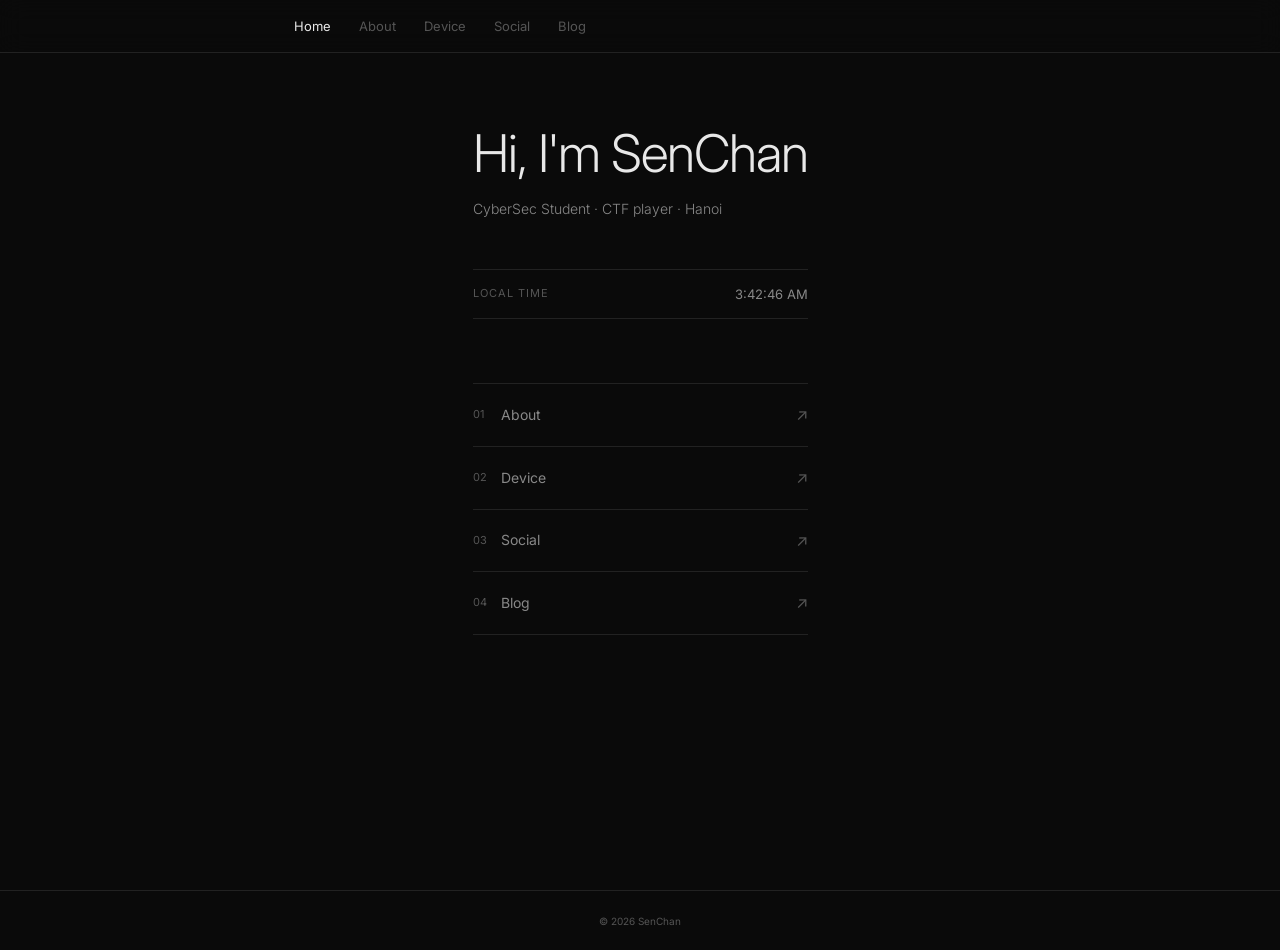
<file: index.html>
<!doctype html>
  <html lang="en">
  <head>
    <meta charset="utf-8">
    <meta name="viewport" content="width=device-width,initial-scale=1">
    <title>SenChan</title>
    <link rel="stylesheet" href="styles/main.css">
    <link rel="stylesheet" href="styles/index.css">
  </head>
  <body>
    <header class="site-header">
      <nav>
        <a href="index.html" aria-current="page">Home</a>
        <a href="about.html">About</a>
        <a href="device.html">Device</a>
        <a href="social-media.html">Social</a>
        <a href="blog.html">Blog</a>
      </nav>
    </header>

    <main class="hero">
      <h1 class="hero-name">Hi, I'm SenChan</h1>
      <p class="hero-sub">CyberSec Student · CTF player · Hanoi</p>

      <div class="clock-wrap">
        <span class="clock-label">Local time</span>
        <span id="clock">--:--:--</span>
      </div>

      <nav class="quick-links">
        <a href="about.html" class="quick-link"><span class="ql-num">01</span>About<span class="ql-arrow">↗</span></a>
        <a href="device.html" class="quick-link"><span class="ql-num">02</span>Device<span class="ql-arrow">↗</span></a>
        <a href="social-media.html" class="quick-link"><span class="ql-num">03</span>Social<span class="ql-arrow">↗</span></a>
        <a href="blog.html" class="quick-link"><span class="ql-num">04</span>Blog<span class="ql-arrow">↗</span></a>
      </nav>
      <iframe data-testid="embed-iframe" style="border-radius:12px" 
      src="https://open.spotify.com/embed/album/5ER34Rd6OkCwXBD7SOMB97?utm_source=generator&theme=0&si=5e39b79fce5a4d52" 
      width="100%" height="152" frameBorder="0" allowfullscreen="" 
      allow="autoplay; clipboard-write; encrypted-media; 
      fullscreen; picture-in-picture" loading="lazy"></iframe>
    </main>

    <footer class="site-footer">
      <small>&copy; <span id="year"></span> SenChan</small>
    </footer>
    <script>
      document.getElementById('year').textContent = new Date().getFullYear();
      function tick(){ document.getElementById('clock').textContent = new Date().toLocaleTimeString(); }
      tick(); setInterval(tick, 1000);
    </script>
  </body>
  </html>
</file>
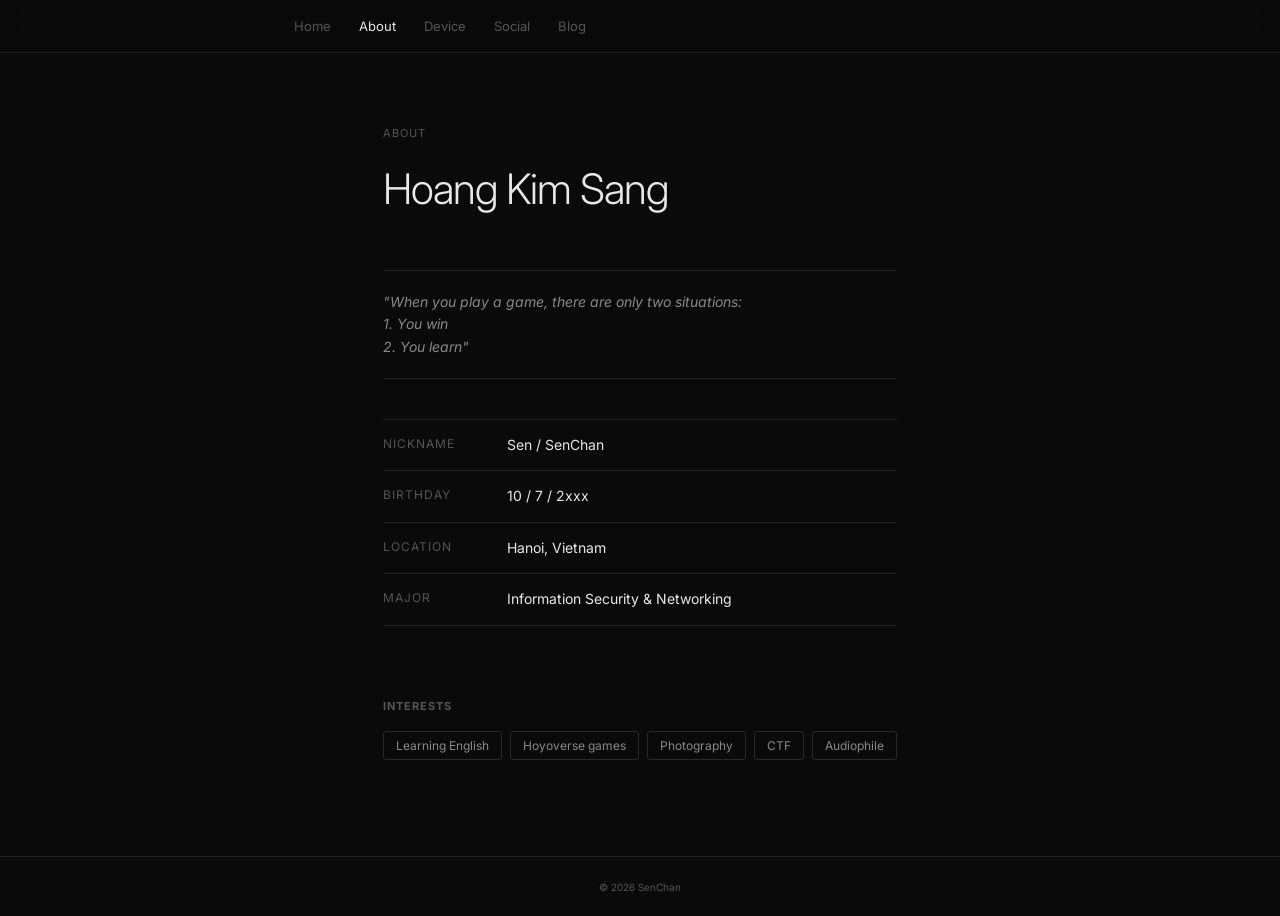
<file: about.html>
<!doctype html>
<html lang="en">
<head>
  <meta charset="utf-8">
  <meta name="viewport" content="width=device-width,initial-scale=1">
  <title>About — SenChan</title>
  <link rel="stylesheet" href="styles/main.css">
  <link rel="stylesheet" href="styles/about.css">
</head>
<body>
  <header class="site-header">
    <nav>
      <a href="index.html">Home</a>
      <a href="about.html" aria-current="page">About</a>
      <a href="device.html">Device</a>
      <a href="social-media.html">Social</a>
      <a href="blog.html">Blog</a>
    </nav>
  </header>
  <main class="hero">
    <p class="page-label">About</p>
    <h1 class="page-title">Hoang Kim Sang</h1>
    <div class="quote-card">"When you play a game, there are only two situations:<br>
            1. You win<br>
            2. You learn"</div>
    <div class="info-grid">
      <div class="info-row"><span class="info-key">Nickname</span><span class="info-val">Sen / SenChan</span></div>
      <div class="info-row"><span class="info-key">Birthday</span><span class="info-val">10 / 7 / 2xxx</span></div>
      <div class="info-row"><span class="info-key">Location</span><span class="info-val">Hanoi, Vietnam</span></div>
      <div class="info-row"><span class="info-key">Major</span><span class="info-val">Information Security & Networking</span></div>
    </div>
    <div class="hobby-card">
      <h3>Interests</h3>
      <div class="hobby-tags">
        <span class="tag">Learning English</span>
        <span class="tag">Hoyoverse games</span>
        <span class="tag">Photography</span>
        <span class="tag">CTF</span>
        <span class="tag">Audiophile</span>
      </div>
    </div>
  </main>
  <footer class="site-footer"><small>&copy; <span id="year"></span> SenChan</small></footer>
  <script>document.getElementById('year').textContent = new Date().getFullYear();</script>
</body>
</html>
</file>
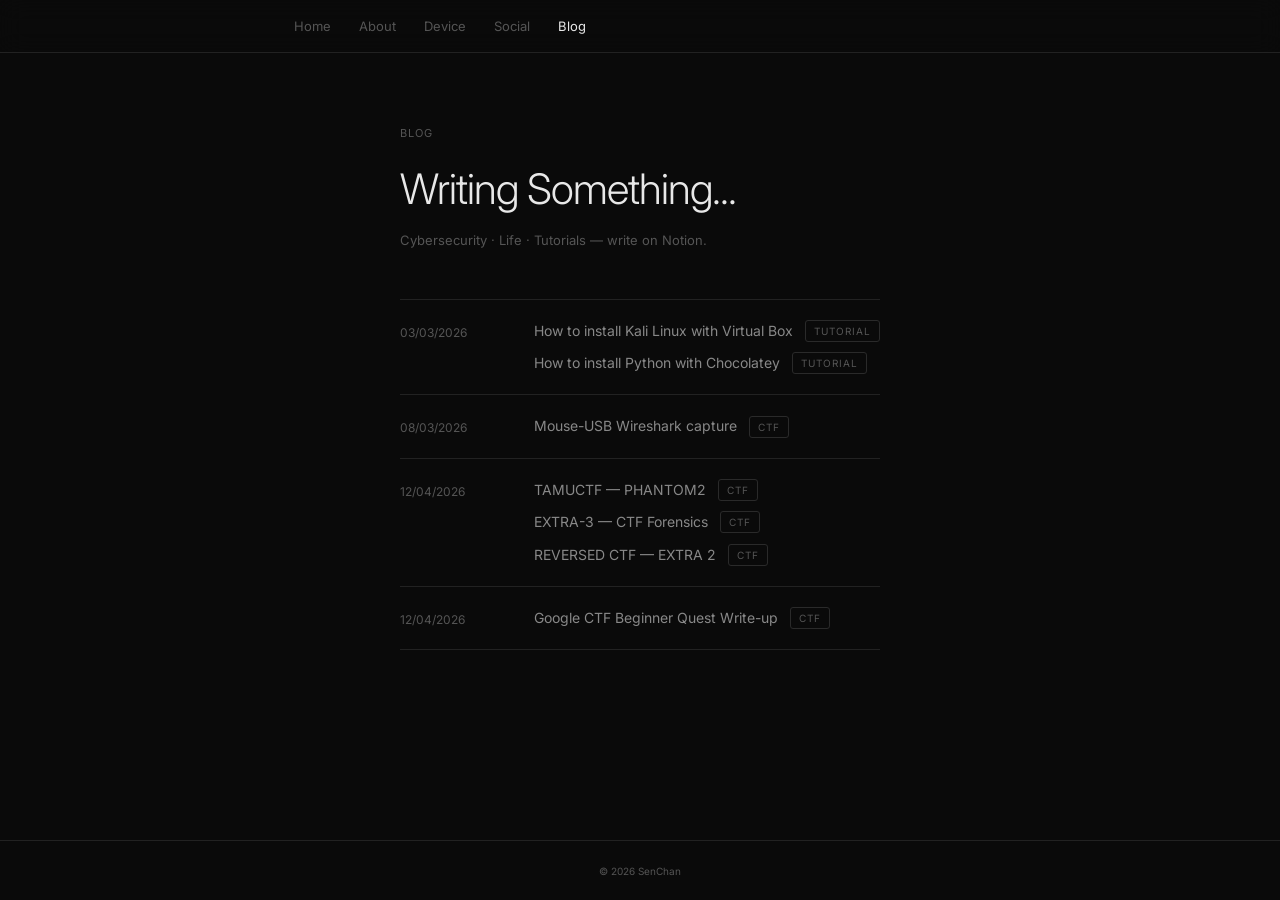
<file: blog.html>
<!doctype html>
<html lang="en">
<head>
  <meta charset="utf-8">
  <meta name="viewport" content="width=device-width,initial-scale=1">
  <title>Blog — SenChan</title>
  <link rel="stylesheet" href="styles/main.css">
  <link rel="stylesheet" href="styles/blog.css">
</head>
<body>
  <header class="site-header">
    <nav>
      <a href="index.html">Home</a>
      <a href="about.html">About</a>
      <a href="device.html">Device</a>
      <a href="social-media.html">Social</a>
      <a href="blog.html" aria-current="page">Blog</a>
    </nav>
  </header>
  <main class="hero">
    <p class="page-label">Blog</p>
    <h1 class="page-title">Writing Something...</h1>
    <p class="page-sub">Cybersecurity · Life · Tutorials — write on Notion.</p>
    <div class="post-list">
      <!-- post -->
      <div class="post-group">
        <div class="post-date">03/03/2026</div>
        <ul class="post-entries">
          <li><a href="https://www.notion.so/How-to-install-Kali-linux-with-Virtual-Box-31a09cdeddd98012bb9fcacb204a8226" target="_blank" rel="noopener">How to install Kali Linux with Virtual Box <span class="post-tag">tutorial</span></a></li>
          <li><a href="https://www.notion.so/How-to-install-Python-with-VSC-visual-studio-code-with-chocolatey-31a09cdeddd980a198cbfbb6c80d2ee8" target="_blank" rel="noopener">How to install Python with Chocolatey <span class="post-tag">tutorial</span></a></li>
        </ul>
      </div>
      <!-- post -->
      <div class="post-group">
        <div class="post-date">08/03/2026</div>
        <ul class="post-entries">
          <li><a href="https://www.notion.so/Mouse-USB-Wireshark-CTF-31c09cdeddd9808c9e43dc0f5703217d" target="_blank" rel="noopener">Mouse-USB Wireshark capture <span class="post-tag">ctf</span></a></li>
        </ul>
      </div>
      <!-- post -->
      <div class="post-group">
        <div class="post-date">12/04/2026</div>
        <ul class="post-entries">
          <li><a href="https://www.notion.so/TAMUCTF-PHANTOM2-32c09cdeddd98085b4e8d77774b167fd" target="_blank" rel="noopener">TAMUCTF — PHANTOM2 <span class="post-tag">ctf</span></a></li>
          <li><a href="https://www.notion.so/EXTRA-3-CTF-FORENSICS-32709cdeddd9805e8b57f7e66fed1b76" target="_blank" rel="noopener">EXTRA-3 — CTF Forensics <span class="post-tag">ctf</span></a></li>
          <li><a href="https://www.notion.so/REVERSED-CTF-EXTRA-2-31d09cdeddd9804f8d45db79062c9d25" target="_blank" rel="noopener">REVERSED CTF — EXTRA 2 <span class="post-tag">ctf</span></a></li>
        </ul>
      </div>
    </div>
    <!-- post -->
    <div class="post-group">
        <div class="post-date">12/04/2026</div>
        <ul class="post-entries">
            <li><a href="https://app.notion.com/p/GOOGLE-CTF-BEGINNER-QUEST-WRITE-UP-38609cdeddd980499d46dce5c7163c4f" target="_blank" rel="noopener">Google CTF Beginner Quest Write-up <span class="post-tag">ctf</span></a></li>
        </ul>
      </div>
    </div>
    <!-- end -->
    <div>
  </main>
  <footer class="site-footer"><small>&copy; <span id="year"></span> SenChan</small></footer>
  <script>document.getElementById('year').textContent = new Date().getFullYear();</script>
</body>
</html>
</file>
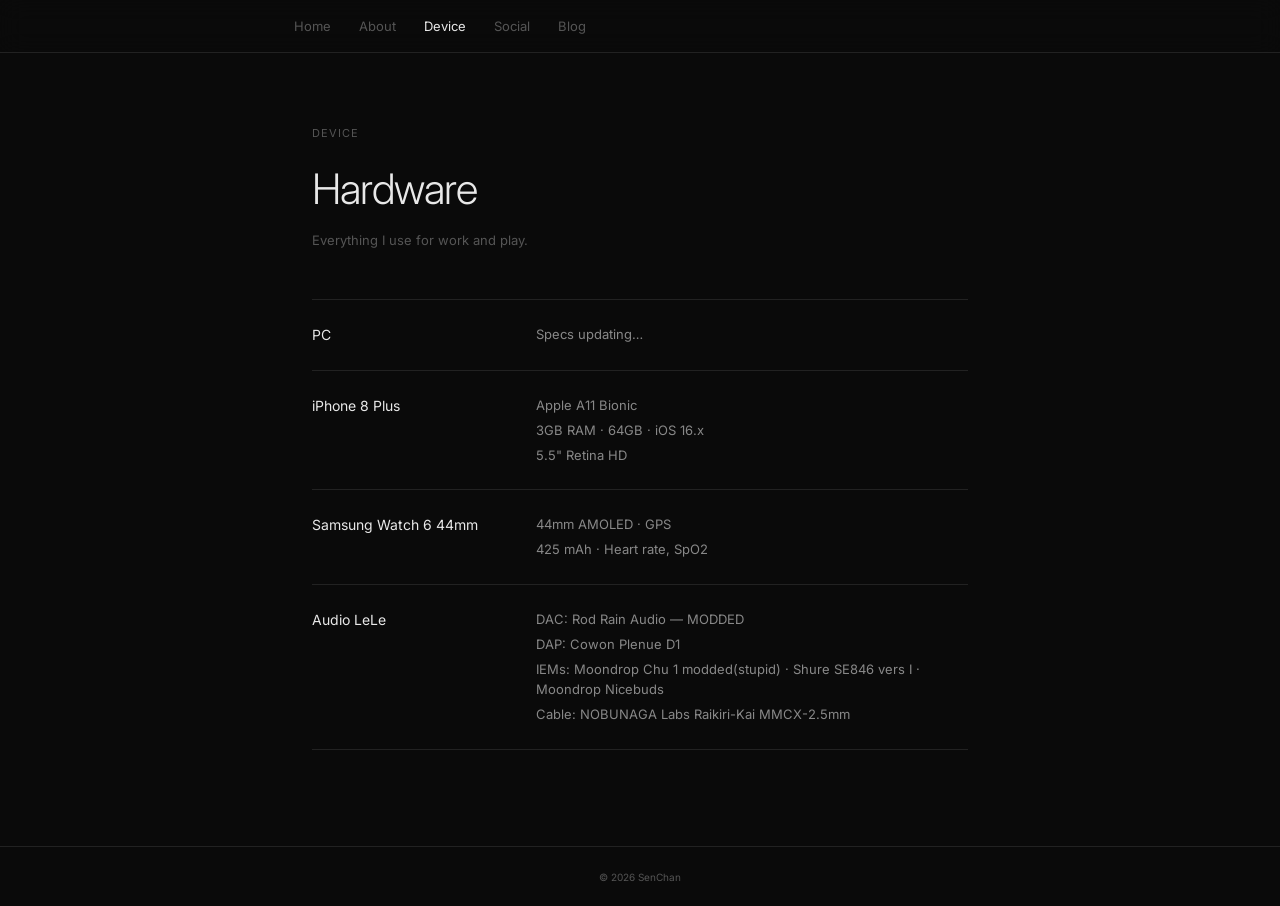
<file: device.html>
<!doctype html>
<html lang="en">
<head>
  <meta charset="utf-8">
  <meta name="viewport" content="width=device-width,initial-scale=1">
  <title>Device — SenChan</title>
  <link rel="stylesheet" href="styles/main.css">
  <link rel="stylesheet" href="styles/device.css">
</head>
<body>
  <header class="site-header">
    <nav>
      <a href="index.html">Home</a>
      <a href="about.html">About</a>
      <a href="device.html" aria-current="page">Device</a>
      <a href="social-media.html">Social</a>
      <a href="blog.html">Blog</a>
    </nav>
  </header>
  <main class="hero">
    <p class="page-label">Device</p>
    <h1 class="page-title">Hardware</h1>
    <p class="page-sub">Everything I use for work and play.</p>
    <div class="device-list">
      <!-- card -->
      <div class="device-card">
        <div class="device-name">PC</div>
        <ul class="device-specs"><li>Specs updating…</li></ul>
      </div>
      <!-- card -->
      <div class="device-card">
        <div class="device-name">iPhone 8 Plus</div>
        <ul class="device-specs">
          <li>Apple A11 Bionic</li>
          <li>3GB RAM · 64GB · iOS 16.x</li>
          <li>5.5" Retina HD</li>
        </ul>
      </div>
      <!-- card -->
      <div class="device-card">
        <div class="device-name">Samsung Watch 6 44mm</div>
        <ul class="device-specs">
          <li>44mm AMOLED · GPS</li>
          <li>425 mAh · Heart rate, SpO2</li>
        </ul>
      </div>
      <!-- card -->
      <div class="device-card">
        <div class="device-name">Audio LeLe</div>
        <ul class="device-specs">
          <li>DAC: Rod Rain Audio — MODDED</li>
          <li>DAP: Cowon Plenue D1</li>
          <li>IEMs: Moondrop Chu 1 modded(stupid) · Shure SE846 vers I · Moondrop Nicebuds </li>
          <li>Cable: NOBUNAGA Labs Raikiri-Kai MMCX-2.5mm</li>
        </ul>
      </div>
    </div>
  </main>
  <footer class="site-footer"><small>&copy; <span id="year"></span> SenChan</small></footer>
  <script>document.getElementById('year').textContent = new Date().getFullYear();</script>
</body>
</html>
</file>
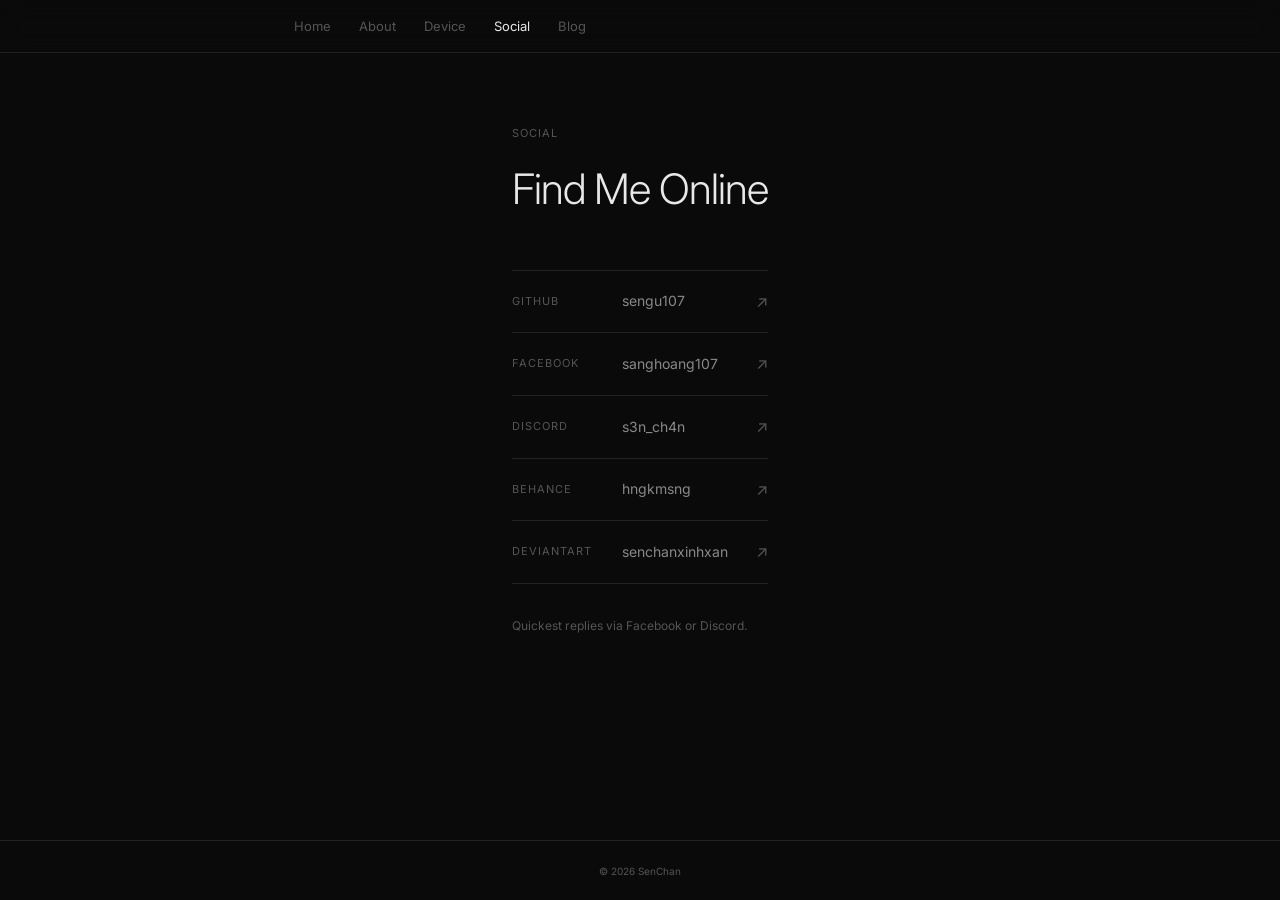
<file: social-media.html>
<!doctype html>
<html lang="en">
<head>
  <meta charset="utf-8">
  <meta name="viewport" content="width=device-width,initial-scale=1">
  <title>Social — SenChan</title>
  <link rel="stylesheet" href="styles/main.css">
  <link rel="stylesheet" href="styles/social-media.css">
</head>
<body>
  <header class="site-header">
    <nav>
      <a href="index.html">Home</a>
      <a href="about.html">About</a>
      <a href="device.html">Device</a>
      <a href="social-media.html" aria-current="page">Social</a>
      <a href="blog.html">Blog</a>
    </nav>
  </header>
  <main class="hero">
    <p class="page-label">Social</p>
    <h1 class="page-title">Find Me Online</h1>
    <div class="social-list">
      <a href="https://github.com/sengu107" target="_blank" rel="noopener" class="social-link">
        <span class="social-platform">GitHub</span><span class="social-handle">sengu107</span><span class="social-arrow">↗</span>
      </a>
      <a href="https://www.facebook.com/sanghoang107/" target="_blank" rel="noopener" class="social-link">
        <span class="social-platform">Facebook</span><span class="social-handle">sanghoang107</span><span class="social-arrow">↗</span>
      </a>
      <a href="https://discord.com/users/541924125858463754" target="_blank" rel="noopener" class="social-link">
        <span class="social-platform">Discord</span><span class="social-handle">s3n_ch4n</span><span class="social-arrow">↗</span>
      </a>
      <a href="https://www.behance.net/hngkmsng" target="_blank" rel="noopener" class="social-link">
        <span class="social-platform">Behance</span><span class="social-handle">hngkmsng</span><span class="social-arrow">↗</span>
      </a>
      <a href="https://www.deviantart.com/senchanxinhxan" target="_blank" rel="noopener" class="social-link">
        <span class="social-platform">DeviantArt</span><span class="social-handle">senchanxinhxan</span><span class="social-arrow">↗</span>
      </a>
    </div>
    <p class="contact-note">Quickest replies via Facebook or Discord.</p>
  </main>
  <footer class="site-footer"><small>&copy; <span id="year"></span> SenChan</small></footer>
  <script>document.getElementById('year').textContent = new Date().getFullYear();</script>
</body>
</html>
</file>
<file: styles/main.css>
@import url("https://fonts.googleapis.com/css2?family=Inter:wght@300;400;500&display=swap");

/* ===== Theme ===== */

:root {
    --bg: #0a0a0a;
    --surface: #111;

    --border: #222;
    --border2: #2a2a2a;

    --text: #e8e8e8;
    --muted: #555;
    --muted2: #888;

    --sans: "Inter", system-ui, sans-serif;
}

/* ===== Reset ===== */

*,
*::before,
*::after {
    box-sizing: border-box;
    margin: 0;
    padding: 0;
}

/* ===== Layout ===== */

body {
    display: flex;
    flex-direction: column;

    min-height: 100vh;

    background: var(--bg);
    color: var(--text);

    font-family: var(--sans);
    font-size: 15px;
    line-height: 1.6;
}

.hero {
    flex: 1;

    max-width: 720px;
    margin: 0 auto;
    padding: 72px 32px 96px;
}

/* ===== Header ===== */

.site-header {
    position: sticky;
    top: 0;
    z-index: 100;

    padding: 0 32px;

    background: rgba(10, 10, 10, 0.9);
    backdrop-filter: blur(12px);

    border-bottom: 1px solid var(--border);
}

.site-header nav {
    display: flex;
    align-items: center;

    height: 52px;
    max-width: 720px;
    margin: 0 auto;
}

.site-header nav a {
    padding: 6px 14px;

    color: var(--muted);

    font-size: 13px;
    text-decoration: none;

    border-radius: 4px;
    transition: color 0.15s;
}

.site-header nav a:hover,
.site-header nav a[aria-current="page"] {
    color: var(--text);
}

/* ===== Footer ===== */

.site-footer {
    padding: 20px 32px;

    border-top: 1px solid var(--border);

    text-align: center;
    font-size: 12px;
    color: var(--muted);
}

/* ===== Components ===== */

.card {
    padding: 24px;

    background: var(--surface);

    border: 1px solid var(--border);
    border-radius: 6px;
}

/* ===== Browser ===== */

::selection {
    background: #fff;
    color: #000;
}

::-webkit-scrollbar {
    width: 5px;
}

::-webkit-scrollbar-track {
    background: var(--bg);
}

::-webkit-scrollbar-thumb {
    background: var(--border2);
}

/* ===== Responsive ===== */

@media (max-width: 600px) {
    .hero {
        padding: 48px 20px 72px;
    }

    .site-header {
        padding: 0 20px;
    }
}
</file>
<file: styles/index.css>
/* ===== Hero ===== */

.hero-name {
    margin-bottom: 16px;

    font-size: clamp(32px, 6vw, 52px);
    font-weight: 300;
    letter-spacing: -1px;
    line-height: 1.1;
}

.hero-sub {
    margin-bottom: 48px;

    font-size: 14px;
    font-weight: 300;
    color: var(--muted2);
}

/* ===== Clock ===== */

.clock-wrap {
    display: inline-flex;
    align-items: center;
    gap: 16px;

    width: 100%;

    padding: 14px 0;
    margin-bottom: 64px;

    border-top: 1px solid var(--border);
    border-bottom: 1px solid var(--border);
}

.clock-label {
    font-size: 11px;
    color: var(--muted);

    text-transform: uppercase;
    letter-spacing: 1px;
}

#clock {
    margin-left: auto;

    font-size: 13px;
    color: var(--muted2);
}

/* ===== Navigation ===== */

.quick-links {
    display: flex;
    flex-direction: column;
}

.quick-link {
    display: flex;
    align-items: center;

    padding: 18px 0;

    border-bottom: 1px solid var(--border);

    font-size: 14px;
    color: var(--muted2);

    text-decoration: none;
    transition: color 0.15s;
}

.quick-link:first-child {
    border-top: 1px solid var(--border);
}

.quick-link:hover {
    color: var(--text);
}

.quick-link .ql-num {
    width: 28px;
    flex-shrink: 0;

    font-size: 11px;
    color: var(--muted);
}

.quick-link .ql-arrow {
    margin-left: auto;

    font-size: 16px;
    color: var(--muted);
}

.quick-link:hover .ql-arrow {
    color: var(--text);
}
</file>
<file: styles/about.css>
/* ===== Page Header ===== */

.page-label,
.hobby-card h3 {
    font-size: 11px;
    color: var(--muted);

    text-transform: uppercase;
    letter-spacing: 1px;
}

.page-label {
    margin-bottom: 12px;
}

.page-title {
    margin-bottom: 48px;

    font-size: clamp(26px, 5vw, 42px);
    font-weight: 300;
    letter-spacing: -1px;
}

/* ===== Quote ===== */

.quote-card {
    margin-bottom: 40px;
    padding: 20px 0;

    border-top: 1px solid var(--border);
    border-bottom: 1px solid var(--border);

    font-size: 14px;
    font-style: italic;
    color: var(--muted2);
}

/* ===== Information ===== */

.info-grid {
    display: flex;
    flex-direction: column;

    margin-bottom: 40px;
}

.info-row {
    display: flex;
    gap: 24px;

    padding: 14px 0;

    border-bottom: 1px solid var(--border);

    font-size: 14px;
}

.info-row:first-child {
    border-top: 1px solid var(--border);
}

.info-key {
    min-width: 100px;

    font-size: 12px;
    color: var(--muted);

    text-transform: uppercase;
    letter-spacing: 1px;
}

.info-val {
    color: var(--text);
}

/* ===== Hobbies ===== */

.hobby-card {
    padding-top: 32px;
}

.hobby-card h3 {
    margin-bottom: 16px;
}

.hobby-tags {
    display: flex;
    flex-wrap: wrap;
    gap: 8px;
}

.tag {
    padding: 4px 12px;

    border: 1px solid var(--border2);
    border-radius: 3px;

    font-size: 12px;
    color: var(--muted2);
}
</file>
<file: styles/blog.css>
/* ===== Page Header ===== */

.page-label {
    margin-bottom: 12px;

    font-size: 11px;
    color: var(--muted);

    text-transform: uppercase;
    letter-spacing: 1px;
}

.page-title {
    margin-bottom: 8px;

    font-size: clamp(26px, 5vw, 42px);
    font-weight: 300;
    letter-spacing: -1px;
}

.page-sub {
    margin-bottom: 48px;

    font-size: 13px;
    color: var(--muted);
}

/* ===== Posts ===== */

.post-list {
    display: flex;
    flex-direction: column;
}

.post-group {
    display: grid;
    grid-template-columns: 110px 1fr;
    gap: 0 24px;

    padding: 20px 0;

    border-bottom: 1px solid var(--border);
}

.post-group:first-child {
    border-top: 1px solid var(--border);
}

.post-date {
    padding-top: 3px;

    font-size: 12px;
    color: var(--muted);
}

.post-entries {
    display: flex;
    flex-direction: column;
    gap: 10px;

    list-style: none;
}

.post-entries a {
    display: flex;
    align-items: center;
    gap: 12px;

    font-size: 14px;
    color: var(--muted2);

    text-decoration: none;
    transition: color 0.15s;
}

.post-entries a:hover {
    color: var(--text);
}

/* ===== Tags ===== */

.post-tag {
    flex-shrink: 0;

    padding: 2px 8px;

    border: 1px solid var(--border2);
    border-radius: 3px;

    font-size: 10px;
    color: var(--muted);

    text-transform: uppercase;
    letter-spacing: 1px;
}

/* ===== Responsive ===== */

@media (max-width: 500px) {
    .post-group {
        grid-template-columns: 1fr;
        gap: 8px;
    }
}
</file>
<file: styles/device.css>
/* ===== Page Header ===== */

.page-label {
    margin-bottom: 12px;

    font-size: 11px;
    color: var(--muted);

    text-transform: uppercase;
    letter-spacing: 1px;
}

.page-title {
    margin-bottom: 8px;

    font-size: clamp(26px, 5vw, 42px);
    font-weight: 300;
    letter-spacing: -1px;
}

.page-sub {
    margin-bottom: 48px;

    font-size: 13px;
    color: var(--muted);
}

/* ===== Devices ===== */

.device-list {
    display: flex;
    flex-direction: column;
}

.device-card {
    display: grid;
    grid-template-columns: 200px 1fr;
    gap: 24px;

    padding: 24px 0;

    border-bottom: 1px solid var(--border);
}

.device-card:first-child {
    border-top: 1px solid var(--border);
}

.device-name {
    font-size: 14px;
    color: var(--text);
}

.device-specs {
    display: flex;
    flex-direction: column;
    gap: 4px;

    list-style: none;
}

.device-specs li {
    font-size: 13px;
    color: var(--muted2);
}

/* ===== Responsive ===== */

@media (max-width: 520px) {
    .device-card {
        grid-template-columns: 1fr;
        gap: 10px;
    }
}
</file>
<file: styles/social-media.css>
/* ===== Page Header ===== */

.page-label {
    margin-bottom: 12px;

    font-size: 11px;
    color: var(--muted);

    text-transform: uppercase;
    letter-spacing: 1px;
}

.page-title {
    margin-bottom: 48px;

    font-size: clamp(26px, 5vw, 42px);
    font-weight: 300;
    letter-spacing: -1px;
}

/* ===== Social Links ===== */

.social-list {
    display: flex;
    flex-direction: column;
}

.social-link {
    display: flex;
    align-items: center;
    gap: 20px;

    padding: 18px 0;

    border-bottom: 1px solid var(--border);

    text-decoration: none;
}

.social-link:first-child {
    border-top: 1px solid var(--border);
}

.social-platform {
    min-width: 90px;

    font-size: 11px;
    color: var(--muted);

    text-transform: uppercase;
    letter-spacing: 1px;
}

.social-handle {
    font-size: 14px;
    color: var(--muted2);

    transition: color 0.15s;
}

.social-arrow {
    margin-left: auto;

    font-size: 16px;
    color: var(--muted);

    transition: color 0.15s;
}

.social-link:hover .social-handle,
.social-link:hover .social-arrow {
    color: var(--text);
}

/* ===== Contact ===== */

.contact-note {
    margin-top: 32px;

    font-size: 12px;
    color: var(--muted);
}
</file>
